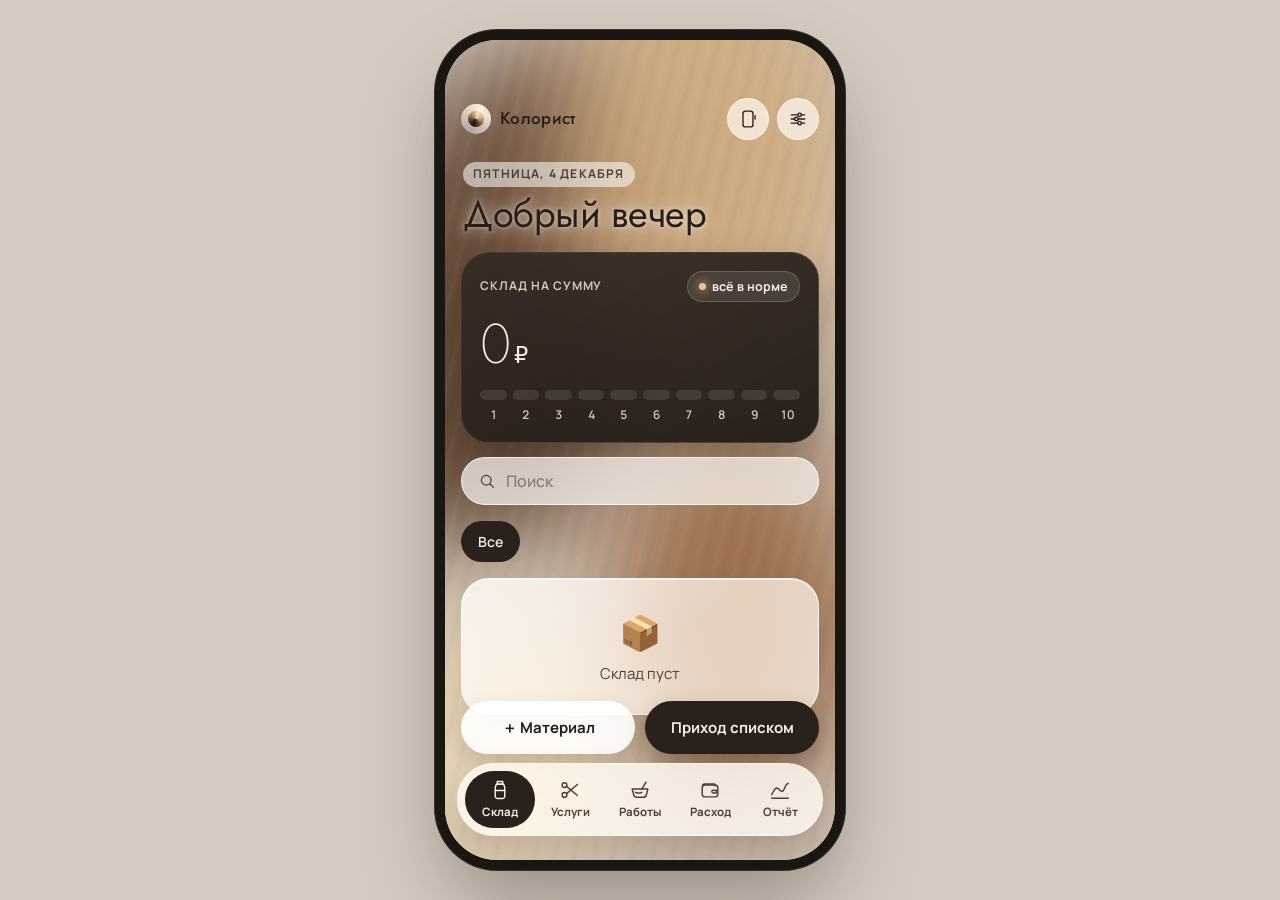
<file: index.html>
<!DOCTYPE html>
<html lang="ru">
<head>
<meta charset="UTF-8">
<meta name="viewport" content="width=device-width, initial-scale=1.0, maximum-scale=1.0, user-scalable=no, viewport-fit=cover">
<meta name="theme-color" content="#d6cbc1">
<link rel="manifest" href="manifest.json">
<link rel="apple-touch-icon" sizes="180x180" href="icon180.png?v=3">
<link rel="apple-touch-icon" href="icon180.png?v=3">
<link rel="icon" href="icon180.png?v=3">
<meta name="apple-mobile-web-app-capable" content="yes">
<meta name="mobile-web-app-capable" content="yes">
<!-- Обычная строка состояния цветом theme-color. black-translucent (фон под часами) в iOS 26
     ломает низ: снизу пустая полоса в высоту строки, обхода нет (WebKit 237961) — проверено 24.11. -->
<meta name="apple-mobile-web-app-status-bar-style" content="default">
<meta name="apple-mobile-web-app-title" content="Учёт">
<title>Колорист · Учёт расходников</title>
<link rel="preload" href="fonts/manrope-cyrillic.woff2" as="font" type="font/woff2" crossorigin>
<link rel="preload" href="fonts/jost-latin.woff2" as="font" type="font/woff2" crossorigin>
<link rel="stylesheet" href="css/app.css">
</head>
<body>
<div class="stage">
  <div class="phone" id="phone">
    <div class="bg"><i></i><i></i><i></i><i></i></div>
    <div class="screen" id="screen"></div>
    <!-- под часами — тот же фон поверх уехавшего вверх списка (см. .bgtop в app.css) -->
    <div class="bgtop" aria-hidden="true"><div class="bg"><i></i><i></i><i></i><i></i></div></div>
    <nav class="tabbar" id="tabbar"></nav>

    <div class="sheet-bg" id="sheetBg" onclick="if(event.target===this)closeSheet()">
      <div class="sheet" id="sheet">
        <div class="grab"></div>
        <div class="sheet-head"><h2 id="sheetTitle"></h2><button class="xbtn" onclick="closeSheet()" aria-label="Закрыть">✕</button></div>
        <div class="sheet-body" id="sheetBody"></div>
        <div class="sheet-foot" id="sheetFoot"></div>
      </div>
    </div>

    <div class="radial" id="radial" onclick="if(event.target===this)закрытьМеню()">
      <div class="wheel" id="wheel"></div>
    </div>

    <div class="confirm-bg" id="confirmBg" onclick="if(event.target===this)closeConfirm()">
      <div class="confirm">
        <div class="confirm-msg" id="confirmMsg"></div>
        <div class="confirm-btns">
          <button class="btn ghost" onclick="closeConfirm()">Отмена</button>
          <button class="btn danger" id="confirmYes" onclick="doConfirm()">Удалить</button>
        </div>
      </div>
    </div>
    <div class="toast" id="toast"></div>
    <!-- старые формы прячут/показывают кнопки внизу экрана; в этой оболочке их нет -->
    <div id="fabWrap"></div>
  </div>
</div>

<!-- Цеха подключаются по порядку: ядро → экономика → хранилище → распознавание → экраны → оболочка (запуск). -->
<script src="js/core.js"></script>
<script src="js/costing.js"></script>
<script src="js/store.js"></script>
<script src="js/parser.js"></script>
<script src="js/stock.js"></script>
<script src="js/order.js"></script>
<script src="js/services.js"></script>
<script src="js/works.js"></script>
<script src="js/expenses.js"></script>
<script src="js/report.js"></script>
<script src="js/settings.js"></script>
<script src="js/sync.js"></script>
<script src="js/app.js"></script>
</body>
</html>
</file>
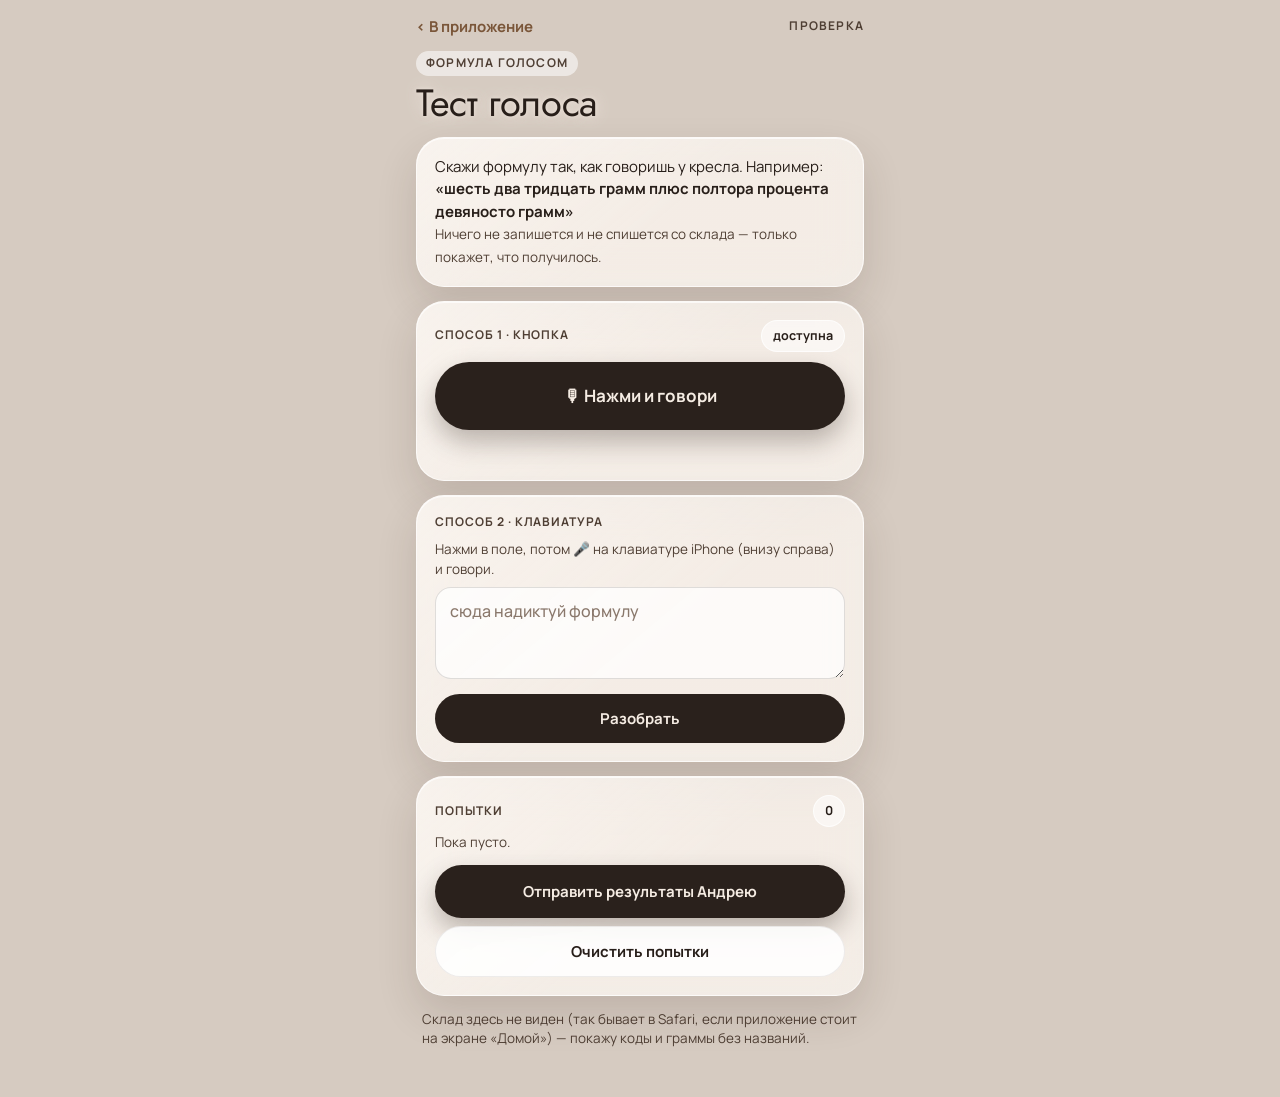
<file: voice-test.html>
<!DOCTYPE html>
<html lang="ru">
<head>
<meta charset="UTF-8">
<meta name="viewport" content="width=device-width, initial-scale=1.0, maximum-scale=1.0, user-scalable=no">
<meta name="theme-color" content="#d6cbc1">
<meta name="apple-mobile-web-app-capable" content="yes">
<title>Тест голоса · Учёт</title>
<link rel="icon" href="icon180.png?v=3">
<link rel="stylesheet" href="css/app.css">
<style>
  /* Отдельная проверочная страница: формула голосом. Данные приложения только читает. */
  body{min-height:100%;overflow-y:auto}
  /* страница длинная и листается целиком: сообщение — к экрану, а не к началу страницы */
  .toast{position:fixed}
  .wrap{max-width:480px;margin:0 auto;padding:16px 16px 48px;display:flex;flex-direction:column;gap:14px}
  .mic{display:flex;align-items:center;justify-content:center;gap:10px;width:100%;min-height:68px;border-radius:999px;
    background:var(--night);color:var(--on-night);font-size:17px;font-weight:700;box-shadow:0 12px 26px rgba(30,18,10,.28)}
  .mic.on{background:var(--low);color:var(--on-night)}
  .mic[disabled]{opacity:.4}
  .live{min-height:22px;font-size:15px;color:var(--ink-2);font-style:italic}
  .line{display:flex;align-items:center;justify-content:space-between;gap:10px;padding:9px 0;border-bottom:1px solid var(--glass-sep);font-size:15px}
  .line:last-child{border-bottom:0}
  .line b{flex:none;font-variant-numeric:tabular-nums}
  .line.bad{color:var(--red)}
  .line.amb{color:var(--amber)}
  .verdict{display:grid;grid-template-columns:1fr 1fr;gap:10px;margin-top:12px}
  .att{font-size:13px;line-height:1.4;padding:9px 0;border-bottom:1px solid var(--glass-sep)}
  .att:last-child{border-bottom:0}
  .att .ok{color:var(--green);font-weight:700}.att .no{color:var(--red);font-weight:700}
  .say{font-size:15px;line-height:1.5}
  .say i{font-style:normal;font-weight:700}
</style>
</head>
<body>
<div class="wrap">
  <div class="top"><a class="link" href="./">‹ В приложение</a><span class="eyebrow">проверка</span></div>
  <div class="hello" style="padding:0"><div><div class="eyebrow">Формула голосом</div><div class="h1">Тест голоса</div></div></div>

  <div class="glass say">
    Скажи формулу так, как говоришь у кресла. Например:<br>
    <i>«шесть два тридцать грамм плюс полтора процента девяносто грамм»</i><br>
    <span class="sm muted">Ничего не запишется и не спишется со склада — только покажет, что получилось.</span>
  </div>

  <div class="glass">
    <div class="cap" style="margin-bottom:10px"><span>Способ 1 · кнопка</span><span class="pill" id="srState">…</span></div>
    <button class="mic" id="micBtn" onclick="слушать()">🎙 Нажми и говори</button>
    <div class="live" id="live" style="margin-top:10px"></div>
  </div>

  <div class="glass">
    <div class="cap" style="margin-bottom:10px"><span>Способ 2 · клавиатура</span></div>
    <div class="sm muted" style="margin-bottom:8px">Нажми в поле, потом 🎤 на клавиатуре iPhone (внизу справа) и говори.</div>
    <textarea id="txt" rows="3" placeholder="сюда надиктуй формулу"></textarea>
    <button class="btn" style="margin-top:10px" onclick="разобратьПоле()">Разобрать</button>
  </div>

  <div class="glass" id="res" hidden>
    <div class="cap" style="margin-bottom:6px"><span>Что получилось</span><span class="pill" id="resN"></span></div>
    <div class="sm muted" id="resRaw" style="margin-bottom:4px"></div>
    <div class="sm" id="resF" style="margin-bottom:8px;font-weight:600"></div>
    <div id="resLines"></div>
    <div class="verdict">
      <button class="btn soft" onclick="оценка(true)">✓ Верно</button>
      <button class="btn soft" onclick="оценка(false)">✗ Неверно</button>
    </div>
  </div>

  <div class="glass">
    <div class="cap" style="margin-bottom:6px"><span>Попытки</span><span class="pill" id="attN">0</span></div>
    <div id="atts" class="sm muted">Пока пусто.</div>
    <button class="cta" style="margin-top:12px" onclick="отправить()">Отправить результаты Андрею</button>
    <button class="btn ghost" style="margin-top:8px" onclick="очистить()">Очистить попытки</button>
  </div>
  <div class="sm muted" id="stockNote" style="padding:0 6px"></div>
</div>
<div class="toast" id="toast"></div>

<script src="js/core.js"></script>
<script src="js/parser.js"></script>
<script>
/* Склад — только для чтения: из той же базы, что у приложения (ключ colorist_v7), ничего не пишем.
   Если страница открыта в Safari, а приложение стоит на экране «Домой», у Safari своя база — может быть пусто. */
let МАТ=[];
try{ const d=JSON.parse(localStorage.getItem('colorist_v7')||'null'); МАТ=(d&&d.materials)||[]; }catch(e){}
document.getElementById('stockNote').textContent = МАТ.length
  ? `Сверяю со складом: ${МАТ.length} позиций.`
  : 'Склад здесь не виден (так бывает в Safari, если приложение стоит на экране «Домой») — покажу коды и граммы без названий.';

const ЖУРНАЛ_КЛЮЧ='colorist_voice_test';    // свой ключ: попытки не смешиваются с данными учёта
let попытки=[]; try{ попытки=JSON.parse(localStorage.getItem(ЖУРНАЛ_КЛЮЧ)||'[]'); }catch(e){}
let текущая=null;
const сохранить=()=>{ try{ localStorage.setItem(ЖУРНАЛ_КЛЮЧ, JSON.stringify(попытки)); }catch(e){} };

function разобрать(текст, способ){
  текст=(текст||'').trim(); if(!текст) return toast('Пусто — скажи или надиктуй формулу');
  const формула=голосВФормулу(текст);
  const строки=parseFormulaText(формула, МАТ);
  const m=id=>МАТ.find(x=>x.id===id);
  const html=строки.length ? строки.map(l=>{
    const мат=m(l.материал_id);
    if(мат) return `<div class="line"><span>${esc(withBrandSafe(мат))}</span><b>${l.граммы} г</b></div>`;
    if(l.кандидаты) return `<div class="line amb"><span>несколько: ${esc(l.кандидаты.map(id=>m(id)?m(id).название:'').join(' / '))}</span><b>${l.граммы} г</b></div>`;
    return `<div class="line${МАТ.length?' bad':''}"><span>${МАТ.length?'нет на складе: ':''}«${esc(l.raw)}»</span><b>${l.граммы} г</b></div>`;
  }).join('') : '<div class="line bad"><span>Ни одной строки не разобрано</span></div>';
  текущая={когда:new Date().toLocaleString('ru-RU'), способ, текст, формула,
    итог:строки.map(l=>(m(l.материал_id)?m(l.материал_id).название:(l.кандидаты?'?несколько':'?'+l.raw))+' '+l.граммы+'г').join('; '), верно:null};
  попытки.push(текущая); сохранить(); рисоватьПопытки();
  document.getElementById('res').hidden=false;
  document.getElementById('resN').textContent=строки.length+' '+plural(строки.length,'строка','строки','строк');
  document.getElementById('resRaw').textContent='Услышано: «'+текст+'»';
  document.getElementById('resF').textContent='Формула: '+(формула||'—');
  document.getElementById('resLines').innerHTML=html;
  document.getElementById('res').scrollIntoView({behavior:'smooth', block:'start'});
}
function withBrandSafe(m){ const b=(m.бренд||'').trim(); return b&&b!=='—'&&!m.название.toLowerCase().includes(b.toLowerCase())?m.название+' · '+b:m.название; }
function разобратьПоле(){ разобрать(document.getElementById('txt').value, 'клавиатура'); }
function оценка(ок){
  if(!текущая) return;
  текущая.верно=ок; сохранить(); рисоватьПопытки();
  toast(ок?'Отмечено: верно ✓':'Отмечено: неверно — пригодится, чтобы поправить');
}
function рисоватьПопытки(){
  document.getElementById('attN').textContent=попытки.length;
  document.getElementById('atts').innerHTML=попытки.length ? попытки.slice().reverse().map((a,i)=>
    `<div class="att">${a.верно===true?'<span class="ok">✓</span> ':a.верно===false?'<span class="no">✗</span> ':''}<b>${esc(a.способ)}</b> · «${esc(a.текст)}»<br>→ ${esc(a.итог||'ничего')}</div>`).join('')
    : 'Пока пусто.';
}
function отчёт(){
  const SR=window.SpeechRecognition||window.webkitSpeechRecognition;
  const шапка=[`Тест голоса · ${new Date().toLocaleString('ru-RU')}`,
    `Кнопка: ${SR?'есть':'нет'} · с экрана «Домой»: ${navigator.standalone?'да':'нет'} · склад: ${МАТ.length}`,
    navigator.userAgent.replace(/^Mozilla\/5\.0 /,'')];
  return шапка.concat(попытки.map((a,i)=>`#${i+1} ${a.верно===true?'✓':a.верно===false?'✗':'·'} [${a.способ}] «${a.текст}» → ${a.формула} → ${a.итог}`)).join('\n');
}
async function отправить(){
  if(!попытки.length) return toast('Сначала попробуй надиктовать');
  const text=отчёт();
  if(navigator.share){ try{ await navigator.share({text}); return; }catch(e){ if(e&&e.name==='AbortError') return; } }
  try{ await navigator.clipboard.writeText(text); toast('Скопировано — вставь Андрею в Telegram'); }
  catch(e){ document.getElementById('txt').value=text; toast('Текст в поле выше — выдели и скопируй'); }
}
function очистить(){ попытки=[]; текущая=null; сохранить(); рисоватьПопытки(); document.getElementById('res').hidden=true; }

/* Способ 1: распознавание речи браузера (на iPhone — через Siri; в приложении с экрана «Домой» может не работать). */
const SR=window.SpeechRecognition||window.webkitSpeechRecognition;
const кнопка=document.getElementById('micBtn'), живое=document.getElementById('live'), сост=document.getElementById('srState');
let рек=null, итог='';
сост.textContent=SR?'доступна':'недоступна';
if(!SR){ кнопка.disabled=true; живое.textContent='В этом окне браузер не умеет слушать сам — пользуйся способом 2.'; }
function слушать(){
  if(рек){ рек.stop(); return; }
  итог=''; живое.textContent='Слушаю…';
  рек=new SR(); рек.lang='ru-RU'; рек.interimResults=true; рек.continuous=true; рек.maxAlternatives=1;
  кнопка.classList.add('on'); кнопка.textContent='■ Стоп — разобрать';
  рек.onresult=e=>{
    let пром=''; итог='';
    for(let i=0;i<e.results.length;i++){ const r=e.results[i]; if(r.isFinal) итог+=r[0].transcript+' '; else пром+=r[0].transcript; }
    живое.textContent=(итог+пром).trim()||'Слушаю…';
  };
  рек.onerror=e=>{ живое.textContent='Ошибка распознавания: '+e.error+(e.error==='not-allowed'||e.error==='service-not-allowed'?' — нет разрешения на микрофон или Siri выключена':''); };
  рек.onend=()=>{
    кнопка.classList.remove('on'); кнопка.textContent='🎙 Нажми и говори'; рек=null;
    const t=(итог||живое.textContent||'').replace(/^Слушаю…$/,'').trim();
    if(t && !/^Ошибка/.test(t)) разобрать(t, 'кнопка');
  };
  try{ рек.start(); }catch(e){ живое.textContent='Не запустилось: '+e.message; рек=null; кнопка.classList.remove('on'); кнопка.textContent='🎙 Нажми и говори'; }
}
рисоватьПопытки();
</script>
</body>
</html>
</file>
<file: css/app.css>
/* ==================== СТИЛЬ «СТЕКЛО» ====================
   Матовое стекло поверх размытых окрашенных прядей, палитра мокко, цифры — Jost, текст — Manrope.
   Концепт от 30.10, перенесён из демо 24.11 с поправкой на читаемость (docs/plans/2026-11-redesign.md):
   текст — сплошными цветами, без прозрачности; стекло под текстом плотное, пряди видны по краям;
   тонкий Jost 200 — только на крупных суммах. Вторая половина файла перекрашивает классы цехов:
   их формы (работа, приход, материал, услуга, трата, нормы) открываются в стеклянной шторке. */

/* Шрифты лежат в приложении: без интернета и без сторонних серверов. */
@font-face{font-family:"Jost";src:url(../fonts/jost-cyrillic.woff2) format("woff2");font-weight:200 500;font-display:swap;
  unicode-range:U+0301,U+0400-045F,U+0490-0491,U+04B0-04B1,U+2116}
@font-face{font-family:"Jost";src:url(../fonts/jost-latin.woff2) format("woff2");font-weight:200 500;font-display:swap;
  unicode-range:U+0000-00FF,U+0131,U+0152-0153,U+02BB-02BC,U+02C6,U+02DA,U+02DC,U+0304,U+0308,U+0329,U+2000-206F,U+20AC,U+2122,U+2191,U+2193,U+2212,U+2215,U+FEFF,U+FFFD}
@font-face{font-family:"Manrope";src:url(../fonts/manrope-cyrillic.woff2) format("woff2");font-weight:400 700;font-display:swap;
  unicode-range:U+0301,U+0400-045F,U+0490-0491,U+04B0-04B1,U+2116}
@font-face{font-family:"Manrope";src:url(../fonts/manrope-latin.woff2) format("woff2");font-weight:400 700;font-display:swap;
  unicode-range:U+0000-00FF,U+0131,U+0152-0153,U+02BB-02BC,U+02C6,U+02DA,U+02DC,U+0304,U+0308,U+0329,U+2000-206F,U+20AC,U+2122,U+2191,U+2193,U+2212,U+2215,U+FEFF,U+FFFD}

:root{
  /* отступы от краёв: на компьютере — рамка телефона, на телефоне — вырез и полоска «Домой» */
  --safe-top:0px; --tab-bottom:24px; --end-space:130px;
  /* фон и пряди */
  --ground:#d6cbc1;
  --strand-1:#5c3f2d; --strand-2:#cfab7f; --strand-3:#9a6a45; --strand-4:#e9d6b4; --strand-base:#cfc2b6;
  /* текст: только сплошные цвета — прозрачный текст на стекле поверх прядей «плывёт» */
  --ink:#271e19;
  --ink-2:#4f3f34;          /* второстепенный: ≥ 4.5:1 на стекле даже над тёмной прядью */
  --ink-3:#7a685c;          /* декор: стрелки, «× 3» — не для смысла */
  /* стекло */
  --glass:rgba(255,251,247,.70);
  --glass-hi:rgba(255,251,247,.84);
  --glass-line:rgba(255,255,255,.70);
  --glass-soft:rgba(255,255,255,.55);  /* вложенные плашки: чипы, поля, плитки */
  --glass-sep:rgba(39,30,25,.10);      /* разделители строк */
  /* тёмные карточки */
  --night:#2a211c;
  --night-glass:linear-gradient(150deg,rgba(52,41,35,.90),rgba(30,23,19,.94));
  --on-night:#f5ece3;
  --on-night-2:#d4c6b8;
  --gold:#e7c785;
  /* статусы — тёмные оттенки: это мелкий текст на светлом стекле */
  --low:#843524;
  --low-glow:#e08a6d;
  /* имена переменных цехов: ими раскрашены их формы */
  --bg:#efe6de; --card:var(--glass); --muted:var(--ink-2); --line:var(--glass-sep);
  --brand:#7a5639; --brand-soft:rgba(255,251,247,.6); --brand-line:rgba(255,255,255,.8);
  --green:#3a5a2c; --green-soft:rgba(93,125,76,.16); --red:#843524; --red-soft:rgba(180,87,63,.14);
  --amber:#6c430b; --amber-soft:rgba(231,199,133,.34); --blue:#55657a;
  --f-num:"Jost","Futura","Century Gothic",system-ui,sans-serif;
  --f-ui:"Manrope",-apple-system,"Segoe UI",Roboto,sans-serif;
  --font-ui:var(--f-ui); --font-display:var(--f-num);
  --shadow:0 10px 26px rgba(60,38,25,.10); --radius:22px;
  color-scheme:light;
}
html,body{height:100%;margin:0;padding:0}
body{background:var(--ground);color:var(--ink);font-family:var(--f-ui);font-size:15px;line-height:1.4;-webkit-font-smoothing:antialiased}
*{box-sizing:border-box;-webkit-tap-highlight-color:transparent}
button{font:inherit;color:inherit;border:0;background:none;cursor:pointer;padding:0}
button:focus-visible,input:focus-visible,textarea:focus-visible,select:focus-visible{outline:2px solid var(--gold);outline-offset:2px}
#fabWrap{display:none!important}

/* ---------- телефон: на компьютере — рамка, на телефоне — весь экран ---------- */
.stage{min-height:100%;display:flex;align-items:center;justify-content:center;padding:32px 16px}
.phone{position:relative;width:390px;height:820px;border-radius:52px;overflow:hidden;flex:none;
  box-shadow:0 0 0 10px #1c1613,0 0 0 11px #3a302a,0 40px 80px rgba(40,25,15,.35)}
.bg{position:absolute;inset:-40px;background:var(--strand-base);overflow:hidden;isolation:isolate}   /* слои фона — только внутри фона, не поверх экрана */
.bgtop{display:none}
.bg i{position:absolute;border-radius:50%;filter:blur(50px);opacity:.9;animation:drift 22s ease-in-out infinite alternate}
.bg i:nth-child(1){width:340px;height:520px;left:-60px;top:40px;background:var(--strand-1);transform:rotate(18deg)}
.bg i:nth-child(2){width:300px;height:460px;left:150px;top:-60px;background:var(--strand-2);animation-duration:26s}
.bg i:nth-child(3){width:260px;height:380px;left:200px;top:420px;background:var(--strand-3);animation-duration:30s}
.bg i:nth-child(4){width:260px;height:300px;left:-40px;top:600px;background:var(--strand-4);animation-duration:24s}
/* волоски прядей — тише, чем в концепте: под мелкими подписями они рябили */
.bg::after{content:"";position:absolute;inset:0;
  background:repeating-linear-gradient(104deg,rgba(255,240,220,.07) 0 2px,transparent 2px 9px,rgba(60,35,20,.05) 9px 11px,transparent 11px 19px);
  filter:blur(1.4px)}
@keyframes drift{to{transform:translate(30px,-40px) rotate(28deg) scale(1.08)}}

/* Запас снизу под таб-бар — пустым блоком в конце экрана, а не отступом прокрутки: от нижнего
   отступа браузеры по-разному отсчитывают «липкие» кнопки склада. 14 — зазор между блоками. */
.screen{position:absolute;inset:0;overflow-y:auto;padding:58px 16px 0;scrollbar-width:none;-webkit-overflow-scrolling:touch}
.view::after{content:"";flex:none;height:calc(var(--end-space) - 14px)}
.screen::-webkit-scrollbar{display:none}
.view{display:flex;flex-direction:column;gap:14px;animation:viewIn .45s cubic-bezier(.2,.8,.2,1) both}
@keyframes viewIn{from{opacity:0;transform:translateY(10px)}}
.view.still{animation:none}

.top{display:flex;align-items:center;justify-content:space-between}
.mark{display:flex;align-items:center;gap:9px;font-family:var(--f-num);font-weight:500;font-size:17px;letter-spacing:.02em}
.mark b{width:30px;height:30px;border-radius:50%;background:conic-gradient(from 200deg,#1e1511,#5c3f2d,#b48c62,#f1e0bd,#cfab7f,#77533a,#1e1511);
  box-shadow:inset 0 0 0 7px rgba(255,250,245,.65)}
.round{width:42px;height:42px;border-radius:50%;display:grid;place-items:center;background:var(--glass);border:1px solid var(--glass-line);
  backdrop-filter:blur(18px) saturate(140%);-webkit-backdrop-filter:blur(18px) saturate(140%)}
.round svg{width:20px;height:20px}
.round.on{background:var(--night);color:var(--on-night);border-color:transparent}
.round.sm{width:38px;height:38px;font-size:18px}
.round.sm svg{width:17px;height:17px}
.round[disabled]{opacity:.35;pointer-events:none}

.hello{padding:8px 2px 4px;display:flex;align-items:flex-end;justify-content:space-between;gap:10px}
.hello .r{display:flex;gap:8px;flex:none;padding-bottom:2px}
/* надпись над заголовком лежит прямо на прядях — поэтому плашка */
.eyebrow{font-size:12px;font-weight:700;letter-spacing:.1em;text-transform:uppercase;color:var(--ink-2)}
.hello .eyebrow{display:inline-block;padding:4px 10px;border-radius:999px;background:var(--glass-soft)}
/* заголовок тоже на прядях: светлый ореол держит контраст, когда под ним тёмная прядь */
.h1{font-family:var(--f-num);font-weight:400;font-size:38px;line-height:1.02;margin:8px 0 0;letter-spacing:-.01em;
  text-shadow:0 0 18px rgba(255,248,240,.75),0 0 4px rgba(255,248,240,.5)}

.glass{position:relative;border-radius:28px;padding:18px;background:linear-gradient(140deg,var(--glass-hi),var(--glass) 55%);
  border:1px solid var(--glass-line);box-shadow:0 18px 40px rgba(60,38,25,.14),inset 0 1px 0 rgba(255,255,255,.7);
  backdrop-filter:blur(20px) saturate(140%);-webkit-backdrop-filter:blur(20px) saturate(140%)}
button.glass{width:100%;text-align:left}
.dark{position:relative;border-radius:28px;padding:18px;color:var(--on-night);background:var(--night-glass);
  border:1px solid rgba(255,255,255,.10);box-shadow:0 22px 44px rgba(30,18,10,.30);
  backdrop-filter:blur(20px);-webkit-backdrop-filter:blur(20px)}
.cap{display:flex;align-items:center;justify-content:space-between;gap:10px;font-size:12px;font-weight:700;letter-spacing:.08em;text-transform:uppercase}
.dark .cap{color:var(--on-night-2)}
.glass .cap{color:var(--ink-2)}
.num{font-family:var(--f-num);font-weight:300;letter-spacing:-.01em;font-variant-numeric:tabular-nums;line-height:1}
.num.hero{font-weight:200;letter-spacing:-.02em}
.num small{font-size:.4em;font-weight:400;margin-left:4px;letter-spacing:0}
.pill{display:inline-flex;align-items:center;gap:6px;padding:6px 11px;border-radius:999px;font-size:12.5px;font-weight:700;letter-spacing:0;text-transform:none;
  background:var(--glass-soft);border:1px solid var(--glass-line);white-space:nowrap;color:var(--ink)}
.dark .pill{background:rgba(255,255,255,.10);border-color:rgba(255,255,255,.16);color:var(--on-night)}
.dot{width:7px;height:7px;border-radius:50%;background:var(--gold);box-shadow:0 0 10px var(--gold)}
.dot.low{background:var(--low-glow);box-shadow:0 0 10px var(--low-glow)}
.sub{font-size:13px;color:var(--on-night-2);margin-top:12px;line-height:1.4}

/* шкала уровней тона */
.levels{display:grid;grid-template-columns:repeat(10,1fr);gap:6px;align-items:end;margin-top:18px}
.lv{display:flex;flex-direction:column;align-items:center;gap:7px}
.lv span{display:block;width:100%;border-radius:6px;background:rgba(255,255,255,.10)}
.lv em{font-style:normal;font-size:12px;font-weight:600;color:var(--on-night-2);font-variant-numeric:tabular-nums}
.lv.on em{color:var(--on-night)}

.chips{display:flex;gap:8px;overflow-x:auto;scrollbar-width:none;margin:0 -16px;padding:2px 40px 2px 16px}
.chips::-webkit-scrollbar{display:none}
/* ряд листается вбок: край растворяется, а не режет чип об рамку экрана */
.chips{-webkit-mask-image:linear-gradient(90deg,#000 0,#000 calc(100% - 36px),transparent);mask-image:linear-gradient(90deg,#000 0,#000 calc(100% - 36px),transparent)}
.chip{flex:none;padding:10px 16px;border-radius:999px;font-size:14px;font-weight:600;background:var(--glass);border:1px solid var(--glass-line);
  backdrop-filter:blur(16px);-webkit-backdrop-filter:blur(16px)}
.chip.on{background:var(--night);color:var(--on-night);border-color:transparent}
.chip .n{font-weight:700;margin-left:4px;opacity:.75}

.search{display:flex;align-items:center;gap:10px;padding:0 6px 0 16px;border-radius:999px;background:var(--glass);border:1px solid var(--glass-line);
  backdrop-filter:blur(16px);-webkit-backdrop-filter:blur(16px)}
.search svg{width:18px;height:18px;flex:none;color:var(--ink-2)}
.search input{flex:1;min-width:0;border:0;background:none;padding:12px 0;font-size:16px;outline:none}
.search input:focus{outline:none}
.search .x{width:34px;height:34px;border-radius:50%;flex:none;display:grid;place-items:center;color:var(--ink-2);font-size:14px}

.grid{display:grid;grid-template-columns:minmax(0,1fr) minmax(0,1fr);gap:12px}
.mat{display:flex;flex-direction:column;gap:11px;text-align:left;padding:16px;border-radius:26px;min-width:0}
.mat .row{display:flex;align-items:center;gap:10px;min-width:0}
.swatch{display:inline-block;flex:none;width:34px;height:34px;border-radius:50%;box-shadow:inset 0 0 0 1px rgba(255,255,255,.4),0 4px 10px rgba(40,25,15,.2)}
.mat .swatch{width:32px;height:32px}
.mat .shade{flex:1 1 auto;min-width:0;font-family:var(--f-num);font-weight:400;font-size:29px;line-height:1;white-space:nowrap;overflow:hidden;text-overflow:ellipsis}
.mat .shade.long{font-size:20px;line-height:1.1}   /* слово вместо номера («Смывка», «Розовый») — шире цифр */
.mat .brand{font-size:12.5px;font-weight:500;color:var(--ink-2);line-height:1.3;min-height:32px;margin-top:8px}
.ticks{display:flex;gap:2.5px;align-items:end;height:16px}
.ticks i{flex:1;height:9px;border-radius:2px;background:rgba(39,30,25,.16)}
.ticks i.on{height:16px}
.mat .left{display:flex;flex-wrap:wrap;align-items:center;justify-content:space-between;gap:6px;font-size:13px;color:var(--ink-2);font-variant-numeric:tabular-nums}
.mat .left .pill{padding:3px 9px;font-size:12px}
.mat .left b{color:var(--ink);font-weight:700}
.mat .left b.low{color:var(--low)}
.mat .left b.warn{color:var(--amber)}
.mat .fc{font-size:12.5px;font-weight:600;color:var(--ink-2);margin-top:-4px}
.mat .fc.soon{color:var(--low)}
.pill.low{color:var(--low)}
.pill.warn{color:var(--amber)}

.list{display:flex;flex-direction:column;gap:10px}
.item{display:flex;align-items:center;gap:14px;padding:14px 16px;border-radius:22px}
.item .main{flex:1;min-width:0}
.item .t{font-weight:600;font-size:15px;overflow:hidden;text-overflow:ellipsis;white-space:nowrap}
.item .s{font-size:13px;color:var(--ink-2);margin-top:2px}
.ico{width:42px;height:42px;border-radius:50%;flex:none;display:grid;place-items:center;font-size:21px;background:var(--glass-soft);border:1px solid var(--glass-line)}
.ico svg{width:20px;height:20px}
.chev{color:var(--ink-2);font-size:20px;flex:none}

/* услуги */
.svc{display:flex;flex-direction:column;gap:14px}
.svc .row{display:flex;justify-content:space-between;align-items:flex-start;gap:10px}
.svc .t{font-weight:700;font-size:16px}
.svc .s{font-size:13px;color:var(--ink-2);margin-top:4px}
.marg{position:relative;width:56px;height:56px;flex:none}
.marg svg{width:56px;height:56px;transform:rotate(-90deg)}
.marg b{position:absolute;inset:0;display:grid;place-items:center;font-size:13px;font-weight:700}
.svc .money{display:flex;gap:14px;align-items:baseline;flex-wrap:wrap}
.svc .money .num{font-size:30px}
.svc .money span{font-size:13px;color:var(--ink-2)}

/* работы */
.days{display:grid;grid-template-columns:repeat(7,1fr);gap:6px}
.day{position:relative;display:flex;flex-direction:column;align-items:center;gap:4px;padding:10px 0;border-radius:18px;font-size:12px;font-weight:600;color:var(--ink-2);
  background:var(--glass);border:1px solid var(--glass-line)}
.day b{font-family:var(--f-num);font-weight:400;font-size:20px;color:var(--ink)}
.day.has::after{content:"";position:absolute;bottom:5px;width:5px;height:5px;border-radius:50%;background:var(--ink-2)}
.day.on{background:var(--night);border-color:transparent;color:var(--on-night-2)}
.day.on b{color:var(--on-night)}
.day.on.has::after{background:var(--gold)}
.day.fut{opacity:.5}
.work{display:flex;flex-direction:column;gap:12px}
.work .head{display:flex;justify-content:space-between;align-items:baseline;gap:12px}
.work .time{font-family:var(--f-num);font-weight:400;font-size:24px;flex:none}
.work .who{font-weight:700;font-size:15px;text-align:right}
.work .what{font-size:13px;color:var(--ink-2);margin-top:-6px}
.formula{display:flex;flex-wrap:wrap;gap:6px}
.fchip{display:inline-flex;align-items:center;gap:7px;padding:6px 11px 6px 6px;border-radius:999px;font-size:13px;font-weight:600;background:var(--glass-soft);border:1px solid var(--glass-line)}
.fchip i{width:18px;height:18px;border-radius:50%;box-shadow:inset 0 0 0 1px rgba(255,255,255,.35)}
.work .foot{display:flex;justify-content:space-between;gap:8px;font-size:13px;color:var(--ink-2);border-top:1px solid var(--glass-sep);padding-top:10px;font-variant-numeric:tabular-nums}
.work .foot b{color:var(--ink)}

/* расход */
.amount{display:flex;align-items:baseline;gap:6px;margin-top:14px}
.amount input{all:unset;width:100%;font-family:var(--f-num);font-weight:200;font-size:64px;line-height:1;color:var(--on-night);font-variant-numeric:tabular-nums}
.amount input::placeholder{color:var(--on-night-2)}
.amount span{font-family:var(--f-num);font-weight:300;font-size:28px;color:var(--on-night-2)}
.field{display:flex;flex-direction:column;gap:8px;font-size:13px;font-weight:700;color:var(--ink-2);
  padding:12px 12px 12px;border-radius:24px;background:var(--glass);border:1px solid var(--glass-line)}
.field input{font:inherit;font-size:16px;font-weight:500;color:var(--ink);padding:13px 15px;border-radius:16px;border:1px solid rgba(39,30,25,.12);background:rgba(255,255,255,.8)}
.cta{display:flex;align-items:center;justify-content:center;gap:8px;width:100%;padding:16px;border-radius:999px;background:var(--night);color:var(--on-night);font-weight:700;font-size:15px;box-shadow:0 12px 26px rgba(30,18,10,.28)}
.cta.light{background:rgba(255,255,255,.92);color:var(--ink);box-shadow:0 12px 26px rgba(30,18,10,.12)}
.ctas{display:grid;grid-template-columns:1fr 1fr;gap:10px}
/* Кнопки склада висят над таб-баром, пока листаешь; в конце списка встают под последней
   карточкой и её не закрывают. 72 px — высота таб-бара. */
.ctas.dock{position:sticky;bottom:calc(var(--tab-bottom) + 72px + 10px);z-index:3;
  margin-bottom:calc(var(--tab-bottom) + 72px + 10px - var(--end-space))}

/* отчёт */
.chart{width:100%;height:auto;display:block;margin-top:14px}
.two{display:grid;grid-template-columns:minmax(0,1fr) minmax(0,1fr);gap:12px}
.two .glass .num{font-size:32px;margin-top:12px}
.two .glass .note{font-size:13px;color:var(--ink-2);margin-top:6px;line-height:1.3}
.bars{display:flex;flex-direction:column;gap:12px}
.bar .l{display:flex;justify-content:space-between;gap:10px;font-size:14px;margin-bottom:6px}
/* название услуги сокращается многоточием, а «× 3» и сумма всегда видны целиком */
.bar .l .nm{display:flex;align-items:baseline;min-width:0}
.bar .l .nm span{min-width:0;overflow:hidden;text-overflow:ellipsis;white-space:nowrap}
.bar .l span{min-width:0;overflow:hidden;text-overflow:ellipsis;white-space:nowrap}
.bar .l b{font-variant-numeric:tabular-nums;flex:none}
.bar .l em{font-style:normal;font-size:12.5px;font-weight:700;margin-left:6px;flex:none;white-space:nowrap}
.bar .l em.n{color:var(--ink-2);font-weight:600}
.bar .tr{height:6px;border-radius:6px;background:rgba(39,30,25,.1);overflow:hidden}
.bar .tr i{display:block;height:100%;border-radius:6px;background:linear-gradient(90deg,#5c3f2d,#cfab7f,#f1e0bd)}
.bar.exp .tr i{background:linear-gradient(90deg,#2a211c,#77533a,#b48c62)}
.months{display:flex;align-items:flex-end;gap:10px;height:150px;margin-top:14px}
.mon{flex:1;display:flex;flex-direction:column;align-items:center;gap:6px;height:100%}
.mon .v{font-size:12px;font-weight:600;color:var(--ink-2);font-variant-numeric:tabular-nums}
.mon .t{flex:1;width:100%;display:flex;align-items:flex-end}
.mon .t i{display:block;width:100%;border-radius:10px 10px 4px 4px;min-height:6px}
.mon .l{font-size:12px;font-weight:700;color:var(--ink-2);text-transform:uppercase;letter-spacing:.04em}
.mon.on .l,.mon.on .v{color:var(--ink)}
.kvs .kv{display:flex;justify-content:space-between;gap:10px;padding:10px 0;border-bottom:1px solid var(--glass-sep);font-size:14px}
.kvs .kv:last-child{border-bottom:0}
.kvs .kv span:first-child{color:var(--ink-2)}
.kvs .kv b{font-variant-numeric:tabular-nums}

/* таб-бар */
.tabbar{position:absolute;left:12px;right:12px;bottom:var(--tab-bottom);z-index:5;display:flex;justify-content:space-between;padding:7px;border-radius:999px;
  background:rgba(255,250,245,.82);border:1px solid var(--glass-line);box-shadow:0 18px 40px rgba(50,30,20,.2);
  backdrop-filter:blur(26px) saturate(160%);-webkit-backdrop-filter:blur(26px) saturate(160%)}
.tab{flex:1;display:flex;flex-direction:column;align-items:center;gap:3px;padding:8px 0;border-radius:999px;font-size:11.5px;font-weight:700;color:var(--ink-2);transition:background .25s,color .25s}
.tab svg{width:22px;height:22px}
.tab.on{background:var(--night);color:var(--on-night)}

/* шторка */
.sheet-bg{position:absolute;inset:0;z-index:20;background:rgba(30,20,15,.28);backdrop-filter:blur(6px);-webkit-backdrop-filter:blur(6px);
  display:flex;align-items:flex-end;opacity:0;pointer-events:none;transition:opacity .3s}
.sheet-bg.open{opacity:1;pointer-events:auto}
.sheet{width:100%;max-height:90%;display:flex;flex-direction:column;border-radius:34px 34px 0 0;overflow:hidden;
  background:linear-gradient(170deg,rgba(255,250,245,.96),rgba(242,232,223,.94));border-top:1px solid rgba(255,255,255,.8);
  backdrop-filter:blur(30px) saturate(150%);-webkit-backdrop-filter:blur(30px) saturate(150%);
  transform:translateY(100%);transition:transform .45s cubic-bezier(.2,.9,.2,1)}
.sheet-bg.open .sheet{transform:none}
.grab{width:40px;height:5px;border-radius:5px;background:rgba(39,30,25,.2);margin:12px auto 0;flex:none}
.sheet-head{display:flex;justify-content:space-between;align-items:flex-start;gap:12px;padding:12px 18px 6px;flex:none}
.sheet-head h2{margin:0;font-family:var(--f-num);font-weight:400;font-size:27px;line-height:1.1;letter-spacing:-.01em;min-width:0}
.sheet-head h2 .eyebrow{display:block;font-family:var(--f-ui);margin-bottom:6px}
.sheet-head h2 .swatch{width:30px;height:30px;vertical-align:-4px;margin-right:10px}
.xbtn{width:38px;height:38px;border-radius:50%;flex:none;display:grid;place-items:center;font-size:14px;color:var(--ink-2);
  background:var(--glass-soft);border:1px solid var(--glass-line)}
.sheet-body{flex:1 1 auto;min-height:0;overflow-y:auto;padding:8px 18px 22px;-webkit-overflow-scrolling:touch}
.sheet-foot{flex:none;display:flex;gap:10px;padding:12px 18px calc(16px + env(safe-area-inset-bottom,0px));border-top:1px solid var(--glass-sep);background:rgba(255,250,245,.7)}
.sheet-foot .btn{flex:1}
.sheet-foot .btn.wauto{flex:none}

.gauge{position:relative;width:300px;max-width:100%;margin:0 auto}
.gauge svg{display:block;width:100%;height:auto}
/* подпись внутри дуги: не шире её просвета */
.gauge .val{position:absolute;left:40px;right:40px;top:78px;text-align:center}
.gauge .val .num{font-size:60px}
.gauge .val div{font-size:13px;color:var(--ink-2);margin-top:6px}
.adjust{display:flex;align-items:center;gap:12px;margin:2px 0 18px}
.adjust .sm{flex:1;text-align:center}
.adjust .pm{flex:none;width:52px;height:52px;border-radius:50%;background:var(--night);color:var(--on-night);display:grid;place-items:center;font-size:26px;font-weight:300}
.tscale{display:grid;grid-template-columns:repeat(10,1fr);gap:4px;margin:8px 0 16px}
.tscale div{display:flex;flex-direction:column;align-items:center;gap:6px;font-size:12px;color:var(--ink-2);font-variant-numeric:tabular-nums}
.tscale span{width:100%;height:22px;border-radius:7px}
.tscale .on span{box-shadow:0 0 0 2px var(--ink),0 6px 14px rgba(0,0,0,.25);height:30px}
.tscale .on{color:var(--ink);font-weight:700}
.stats{display:grid;grid-template-columns:minmax(0,1fr) minmax(0,1fr);gap:10px;margin-bottom:12px}
.stat{padding:14px;border-radius:20px;background:var(--glass-soft);border:1px solid var(--glass-line)}
.stat .num{font-size:28px}
.stat .note{font-size:13px;color:var(--ink-2);margin-top:6px;line-height:1.3}
.stat .lab{font-size:12px;font-weight:700;letter-spacing:.08em;text-transform:uppercase;color:var(--ink-2)}
.stat .lab + .num{margin-top:8px}

/* сообщение — плашкой во всю ширину поверх строки шапки: узкое по центру налезало на «Колорист» и кнопки */
.toast{position:absolute;left:12px;right:12px;top:54px;z-index:60;min-height:48px;display:flex;align-items:center;justify-content:center;
  transform:translateY(-14px);opacity:0;padding:10px 18px;border-radius:24px;background:var(--night);color:var(--on-night);
  box-shadow:0 14px 30px rgba(30,18,10,.3);font-size:14px;font-weight:600;line-height:1.3;text-align:center;transition:.3s;pointer-events:none}
.toast.show{opacity:1;transform:none}
.confirm-bg{position:absolute;inset:0;z-index:50;background:rgba(30,20,15,.35);backdrop-filter:blur(8px);-webkit-backdrop-filter:blur(8px);
  display:flex;align-items:center;justify-content:center;padding:24px;opacity:0;pointer-events:none;transition:opacity .2s}
.confirm-bg.open{opacity:1;pointer-events:auto}
.confirm{width:100%;max-width:330px;padding:20px;border-radius:28px;background:linear-gradient(170deg,rgba(255,250,245,.97),rgba(242,232,223,.95));
  border:1px solid rgba(255,255,255,.8);box-shadow:0 30px 60px rgba(30,18,10,.3)}
.confirm-msg{font-size:15px;font-weight:600;line-height:1.45;margin-bottom:18px}
.confirm-btns{display:flex;gap:10px}
.confirm-btns .btn{flex:1}

/* круговое меню — открывается кнопкой в углу шапки, само не выскакивает */
.radial{position:absolute;inset:0;z-index:30;display:flex;flex-direction:column;align-items:center;justify-content:center;gap:26px;
  background:rgba(28,20,16,.5);backdrop-filter:blur(22px) saturate(120%);-webkit-backdrop-filter:blur(22px) saturate(120%);opacity:0;pointer-events:none;transition:opacity .3s}
.radial.open{opacity:1;pointer-events:auto}
.wheel{position:relative;width:340px;height:340px;max-width:100%;transform:scale(.6) rotate(-40deg);opacity:0;transition:transform .6s cubic-bezier(.2,1.1,.3,1),opacity .35s}
.radial.open .wheel{transform:none;opacity:1}
.wheel svg{position:absolute;inset:0;width:100%;height:100%;overflow:visible}
.wheel path{cursor:pointer;transition:opacity .2s}
.wheel path:hover,.wheel path.hot{opacity:.5}
.wl{position:absolute;transform:translate(-50%,-50%);display:flex;flex-direction:column;align-items:center;gap:6px;color:#fff7ef;font-family:var(--f-ui);font-weight:700;font-size:14px;letter-spacing:.01em;pointer-events:none;text-shadow:0 1px 8px rgba(0,0,0,.35)}
.wl svg{position:static;width:24px;height:24px}
.core{position:absolute;left:50%;top:50%;width:118px;height:118px;margin:-59px 0 0 -59px;border-radius:50%;display:grid;place-items:center;
  background:conic-gradient(from 0deg,#1e1511,#30211a,#452e22,#5c3f2d,#77533a,#96704c,#b48c62,#cfab7f,#e2c79e,#f1e0bd,#1e1511);
  box-shadow:0 18px 40px rgba(0,0,0,.35)}
.core::before{content:"";position:absolute;inset:9px;border-radius:50%;background:#2a211c}
.core i{position:relative;width:62px;height:62px;border-radius:50%;background:radial-gradient(circle at 35% 30%,#fbf0d6,#e7c785 55%,#c79d58);
  box-shadow:inset 0 -4px 10px rgba(120,80,30,.35),0 0 30px rgba(231,199,133,.45)}
.core i::after{content:"";position:absolute;left:50%;top:50%;width:6px;height:6px;margin:-3px;border-radius:50%;background:#2a211c}

/* ---------- классы цехов внутри шторок и на экране настроек ---------- */
.card{background:var(--glass-soft);border:1px solid var(--glass-line);border-radius:20px;padding:14px;margin-bottom:10px}
.screen .card{background:var(--glass)}
.card.tap{cursor:pointer}
.card.tap:active,.glass:active{transform:scale(.99)}
.step-card{background:var(--glass-soft);border:1px solid var(--glass-line);border-radius:18px;padding:11px;margin-bottom:9px}
.section-title{display:flex;justify-content:space-between;align-items:center;gap:10px;margin:18px 2px 8px;
  font-size:12px;font-weight:700;letter-spacing:.08em;text-transform:uppercase;color:var(--ink-2)}
.section-title:first-child{margin-top:4px}
/* экран настроек — разметка цеха прямо на прядях: заголовки и пояснения — на плашках */
/* блоки настроек — столбиком с ровным зазором: иначе кнопка, подсказка и карточка слипались */
/* настройки: группы строк, как в настройках iPhone — значение справа, действия в шторках */
.settings{display:flex;flex-direction:column;gap:14px}
.sgroup{display:flex;flex-direction:column;padding:2px 0;border-radius:24px}
.srow{display:flex;align-items:center;gap:12px;width:100%;min-height:56px;padding:10px 14px 10px 12px;text-align:left;position:relative}
.srow + .srow::before{content:"";position:absolute;top:0;left:58px;right:0;height:1px;background:var(--glass-sep)}
.srow .t{flex:1;min-width:0;font-weight:600;font-size:15px}
.srow .v{flex:0 1 auto;min-width:0;max-width:55%;font-size:13.5px;color:var(--ink-2);text-align:right;white-space:nowrap;overflow:hidden;text-overflow:ellipsis}
.srow .chev{margin-left:-4px}
.srow.danger .t{color:var(--red)}
.srow.danger .gico{color:var(--red)}
.sver{text-align:center;font-size:12px;color:var(--ink-2);font-variant-numeric:tabular-nums}
.kv{display:flex;justify-content:space-between;gap:12px;padding:9px 0;border-bottom:1px solid var(--glass-sep);font-size:14px}
.kv:last-child{border-bottom:0}
.kv .k{color:var(--ink-2);min-width:0}
.kv .v{font-weight:700;font-variant-numeric:tabular-nums;text-align:right}
.title{font-weight:700;font-size:15px}
.mono{font-variant-numeric:tabular-nums;font-weight:700}
.sm{font-size:13.5px;line-height:1.45}
.xs{font-size:12.5px}
.muted{color:var(--ink-2)}
.row{display:flex;align-items:center;gap:10px}
.row.between{justify-content:space-between}
.grow{flex:1;min-width:0}
.ell{overflow:hidden;text-overflow:ellipsis;white-space:nowrap}
.divider{height:1px;background:var(--glass-sep);margin:14px 0}
.link,a.link{color:var(--brand);font-weight:700;cursor:pointer;text-decoration:none}
.badge{display:inline-flex;align-items:center;gap:4px;font-size:12px;font-weight:700;padding:3px 8px;border-radius:999px;
  background:var(--glass-soft);color:var(--ink-2);white-space:nowrap}
.badge.r{color:var(--red)}.badge.a{color:var(--amber)}.badge.g{color:var(--green)}
.empty{text-align:center;color:var(--ink-2);padding:30px 16px}
.empty .em{font-size:34px;margin-bottom:6px}
.gico{width:34px;height:34px;border-radius:50%;display:inline-grid;place-items:center;flex:none;background:var(--glass-soft);color:var(--ink)}
.gico svg,.sico svg{width:18px;height:18px}
.sico{display:inline-flex;vertical-align:-3px}

label.fld{display:block;margin-bottom:12px}
label.fld > span{display:block;font-size:13px;font-weight:700;color:var(--ink-2);margin-bottom:6px}
input,select,textarea{width:100%;font-family:var(--f-ui);font-size:16px;font-weight:500;color:var(--ink);padding:12px 14px;border-radius:16px;
  border:1px solid rgba(39,30,25,.14);background:rgba(255,255,255,.75);-webkit-appearance:none;appearance:none}
input::placeholder,textarea::placeholder{color:#8a786c}
textarea{resize:vertical}
input:focus,select:focus,textarea:focus{outline:2px solid rgba(231,199,133,.8);outline-offset:0}
select{background-image:url("data:image/svg+xml;utf8,<svg xmlns='http://www.w3.org/2000/svg' width='16' height='16' fill='none' stroke='%234f3f34' stroke-width='2'><path d='M4 6l4 4 4-4'/></svg>");
  background-repeat:no-repeat;background-position:right 12px center;padding-right:34px}
/* поля в ряд — по нижнему краю: если подпись одного переносится, поля всё равно на одной линии */
.fld-row{display:flex;gap:10px;align-items:flex-end}
.fld-row > *{flex:1;min-width:0}
/* кнопки в ряд — одной высоты, даже если подпись одной переносится («Отправить копию» / «Скачать») */
.fld-row > .btn{align-self:stretch}
/* заказ поставщику: группа, строка с галочкой и количеством упаковок */
.grp{font-weight:700;font-size:16px;min-width:0}
.grp small{display:block;font-weight:500;font-size:12.5px;color:var(--ink-2);margin-top:2px;overflow-wrap:anywhere}
.orow{display:flex;align-items:center;gap:10px;padding:10px 0;border-bottom:1px solid var(--glass-sep)}
.orow:last-of-type{border-bottom:0}
.orow .nm{flex:1;min-width:0}
.orow .nm div:first-child{font-weight:600;font-size:14.5px;overflow-wrap:anywhere}
.orow .nm div:last-child{font-size:12.5px;margin-top:2px}
.orow.off .nm div:first-child{color:var(--ink-2)}
.box{width:26px;height:26px;border-radius:8px;flex:none;border:1.5px solid rgba(39,30,25,.3);background:rgba(255,255,255,.75);position:relative}
.box.on{background:var(--night);border-color:var(--night)}
.box.on::after{content:'';position:absolute;left:8px;top:4px;width:5px;height:11px;border:solid var(--on-night);border-width:0 2px 2px 0;transform:rotate(45deg)}
.qty{display:flex;align-items:center;gap:2px;flex:none}
.qty button{width:32px;height:32px;border-radius:50%;display:grid;place-items:center;font-size:18px;background:var(--glass-soft);border:1px solid var(--glass-line)}
.qty b{min-width:46px;text-align:center;font-size:14px;font-variant-numeric:tabular-nums}
.btn[disabled]{opacity:.4;pointer-events:none}
/* карточка поставщика: бренды и канал отправки — переключатели */
.bchips{display:flex;flex-wrap:wrap;gap:8px}
.bchips button{padding:9px 13px;border-radius:999px;font-size:14px;font-weight:600;background:rgba(255,255,255,.75);border:1px solid rgba(39,30,25,.12);text-align:left}
.bchips button.on{background:var(--night);color:var(--on-night);border-color:transparent}
.bchips small{font-weight:500;color:var(--ink-2);font-size:12.5px}
.seg2{display:grid;grid-template-columns:1fr 1fr;gap:8px}
.seg2 button{padding:11px 8px;border-radius:14px;font-weight:600;font-size:14px;line-height:1.25;background:rgba(255,255,255,.75);border:1px solid rgba(39,30,25,.12)}
.seg2 button.on{background:var(--night);color:var(--on-night);border-color:transparent}
/* выбор материала: подпись переносится, прозрачный список поверх ловит касание */
.pick{position:relative;display:flex;align-items:center;min-height:48px;padding:11px 36px 11px 14px;border-radius:16px;
  border:1px solid rgba(39,30,25,.14);background:rgba(255,255,255,.75) url("data:image/svg+xml;utf8,<svg xmlns='http://www.w3.org/2000/svg' width='16' height='16' fill='none' stroke='%234f3f34' stroke-width='2'><path d='M4 6l4 4 4-4'/></svg>") no-repeat right 12px center}
.pick-t{font-size:16px;font-weight:500;line-height:1.3;color:var(--ink);min-width:0;overflow-wrap:anywhere}
.pick select{position:absolute;inset:0;width:100%;height:100%;opacity:0;cursor:pointer;padding:0;border:0}
.pick:focus-within{outline:2px solid rgba(231,199,133,.8)}
/* граммы строки расхода: узкое поле с единицей справа */
.gram{display:flex;align-items:center;gap:6px;flex:none}
.gram input{width:78px;text-align:center;padding:11px 8px}
.gram span{font-weight:700;color:var(--ink-2)}
label.chk{display:flex;align-items:center;gap:9px;cursor:pointer;-webkit-user-select:none;user-select:none}
label.chk input[type=checkbox]{width:24px;height:24px;flex:none;margin:0;padding:0;border-radius:8px;border:1.5px solid rgba(39,30,25,.3);background:rgba(255,255,255,.75);position:relative}
label.chk input[type=checkbox]:checked{background:var(--night);border-color:var(--night)}
label.chk input[type=checkbox]:checked::after{content:'';position:absolute;left:7px;top:3px;width:5px;height:11px;border:solid var(--on-night);border-width:0 2px 2px 0;transform:rotate(45deg)}
label.chk > span{font-size:14px;font-weight:600;line-height:1.25}

.btn{display:inline-flex;align-items:center;justify-content:center;gap:8px;width:100%;padding:14px 16px;border-radius:999px;
  font-size:15px;font-weight:700;background:var(--night);color:var(--on-night);cursor:pointer;transition:transform .06s}
.btn:active{transform:scale(.98)}
.btn.ghost{background:rgba(255,255,255,.88);color:var(--ink);border:1px solid rgba(39,30,25,.08)}
.btn.soft{background:var(--glass-soft);color:var(--ink);border:1px solid var(--glass-line)}
.btn.danger{background:var(--red-soft);color:var(--red)}
.btn.sm{width:auto;padding:10px 14px;font-size:14px}
.btn.wauto{width:auto;padding-left:18px;padding-right:18px}
.iconbtn{width:36px;height:36px;border-radius:50%;flex:none;display:inline-grid;place-items:center;cursor:pointer;font-size:14px;color:var(--ink-2);
  background:var(--glass-soft);border:1px solid var(--glass-line)}
.icrow{display:flex;flex-wrap:wrap;gap:8px}
.icpick{width:46px;height:46px;border-radius:14px;display:grid;place-items:center;color:var(--ink-2);background:var(--glass-soft);border:1px solid var(--glass-line)}
.icpick svg{width:24px;height:24px}
.icpick.on{background:var(--night);color:var(--on-night);border-color:transparent}

@media (max-width:520px){
  .stage{padding:0;display:block;height:100%}
  .phone{width:100%;height:100%;border-radius:0;box-shadow:none}
  /* полоска «Домой» внизу: таб-бар над ней, но не выше 22 px — как было */
  :root{--safe-top:env(safe-area-inset-top,0px); --tab-bottom:clamp(12px,env(safe-area-inset-bottom,0px),22px)}
  .screen{padding-top:calc(22px + var(--safe-top))}
  /* Фон под часами (.edge — см. запуск в app.js). Уехавший вверх список не должен налезать
     на часы: сверху лежит копия фона прядей (те же пятна на тех же местах), список под ней
     растворяется. Маску на сам список не ставим — она гасит размытие стеклянных карточек.
     Часы iOS тут сам делает тёмными по светлому фону — притемнять верх не нужно. */
  .edge .bgtop{display:block;position:absolute;left:0;right:0;top:0;height:calc(var(--safe-top) + 20px);overflow:hidden;z-index:3;pointer-events:none;
    -webkit-mask-image:linear-gradient(#000 calc(100% - 20px),transparent);mask-image:linear-gradient(#000 calc(100% - 20px),transparent)}
  .edge .bgtop .bg{inset:-40px -40px auto;height:420px}
  /* Обычная строка состояния: iOS красит её в theme-color (= --ground). Фон у верхнего края
     начинается тем же цветом и плавно уходит в пряди — строка с часами читается как верх фона,
     а не отдельная полоса. Поверх списка — короткий переход: уехавшее вверх растворяется. */
  html:not(.edge) .bg::before{content:"";position:absolute;left:0;right:0;top:0;height:150px;z-index:1;
    background:linear-gradient(var(--ground) 40px,rgba(214,203,193,.75) 70px,rgba(214,203,193,0))}
  html:not(.edge) .phone::before{content:"";position:absolute;left:0;right:0;top:0;height:26px;z-index:4;pointer-events:none;
    background:linear-gradient(var(--ground) 0,rgba(214,203,193,.8) 8px,rgba(214,203,193,0) 100%)}
  .toast{top:calc(18px + var(--safe-top))}
  /* на телефоне пряди стоят: размытие под каждой карточкой на анимированном фоне садит батарею */
  .bg i{animation:none}
}
@media (prefers-reduced-motion:reduce){
  .bg i,.view{animation:none}
  .sheet,.wheel{transition:none}
}
</file>
